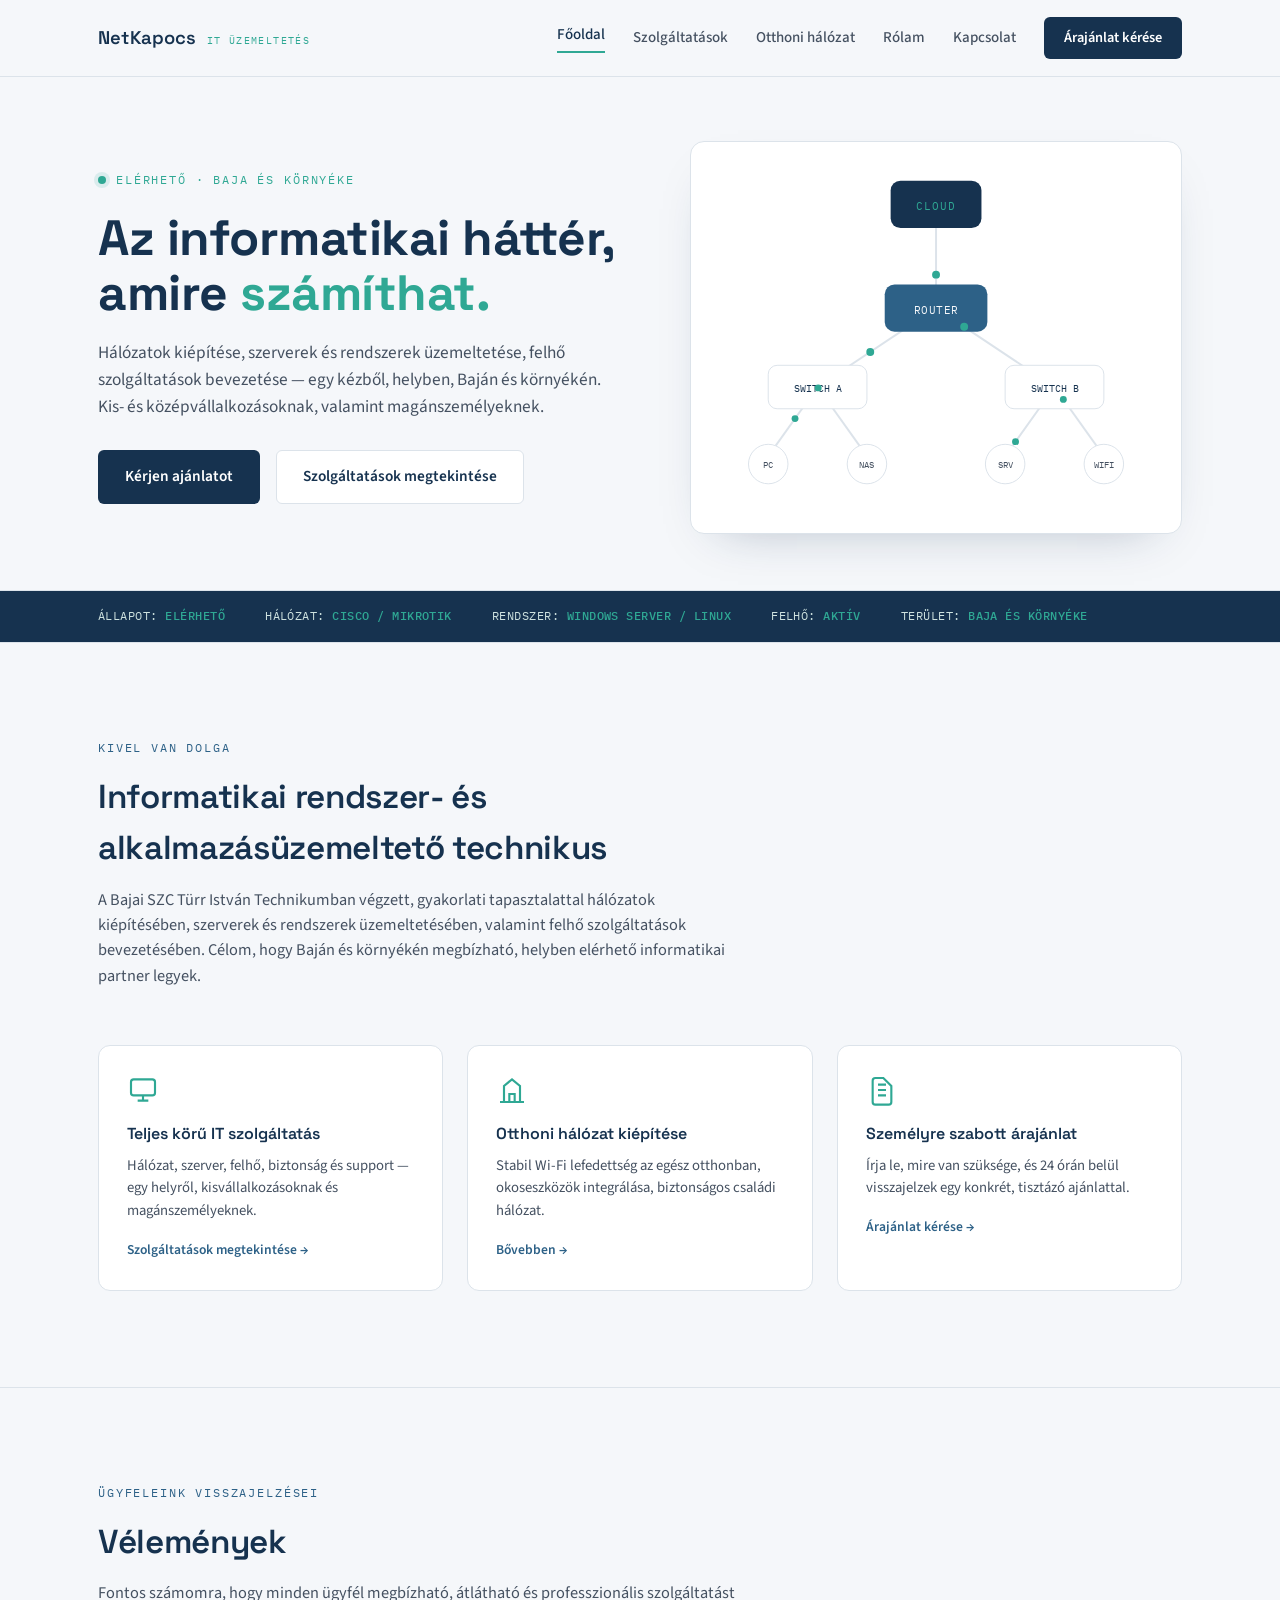
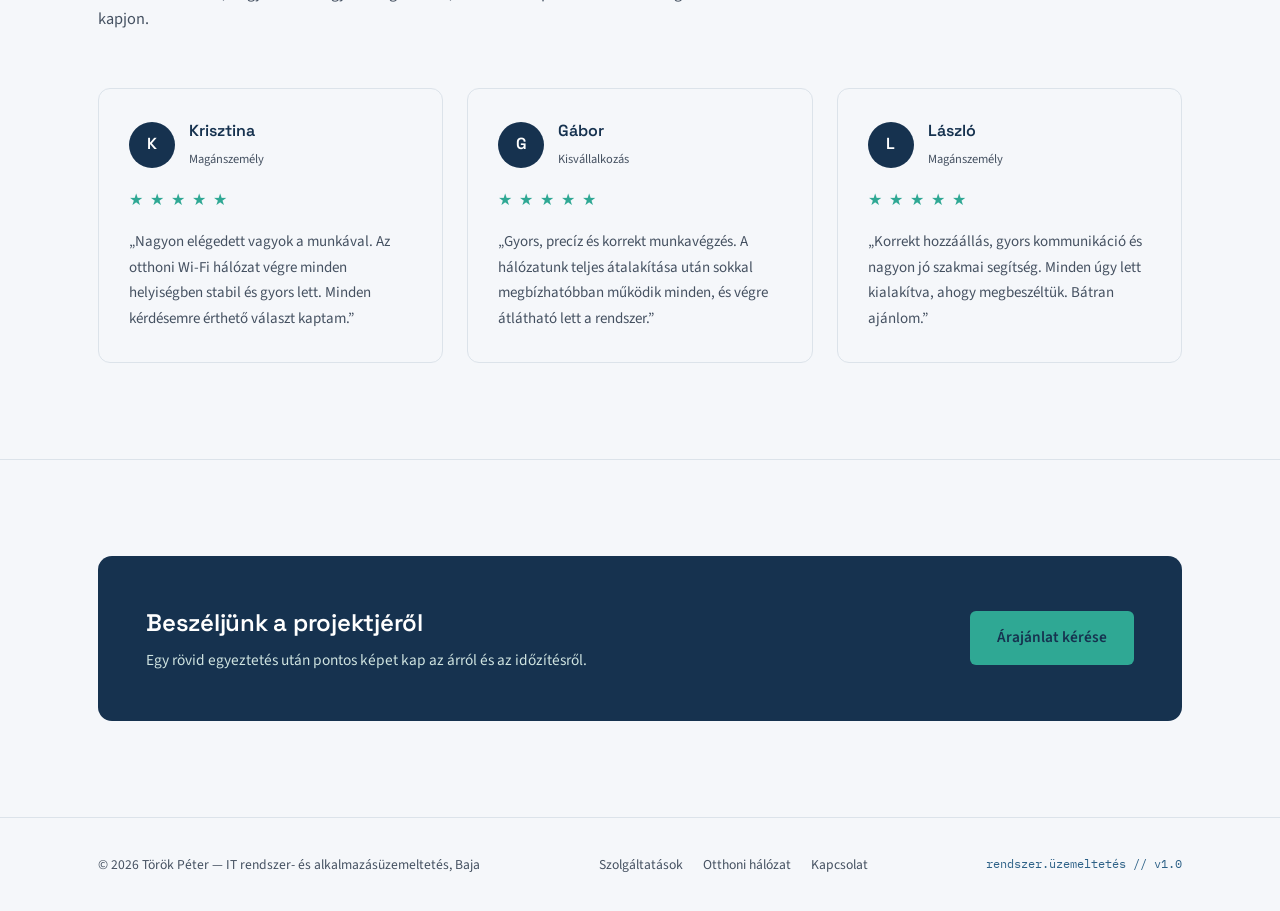
<file: index.html>
<!DOCTYPE html>
<html lang="hu">
<head>
<meta charset="UTF-8">
<link rel="icon" type="image/png" href="logo.png">
<meta name="viewport" content="width=device-width, initial-scale=1.0">
<title>NetKapocs</title>
<meta name="description"
      content="Informatikai szolgáltatások és egyedi megoldások.">
<meta name="robots" content="index,follow">
<link rel="canonical" href="https://www.netkap.hu/">
<link rel="preconnect" href="https://fonts.googleapis.com">
<link rel="preconnect" href="https://fonts.gstatic.com" crossorigin>
<link href="https://fonts.googleapis.com/css2?family=Space+Grotesk:wght@400;500;600;700&family=Source+Sans+3:wght@400;500;600;700&family=IBM+Plex+Mono:wght@400;500&display=swap" rel="stylesheet">
<link rel="stylesheet" href="styles.css">
</head>
<body>

<header>
  <div class="wrap nav">
    <div class="brand">NetKapocs <small>IT üzemeltetés</small></div>
    <button class="menu-toggle" aria-label="Menü megnyitása" onclick="document.querySelector('nav.links').classList.toggle('open')">
      <svg width="24" height="24" viewBox="0 0 24 24" fill="none" stroke="currentColor" stroke-width="1.8"><path d="M3 6h18M3 12h18M3 18h18"/></svg>
    </button>
    <nav class="links">
      <a href="index.html" class="active">Főoldal</a>
      <a href="szolgaltatasok.html">Szolgáltatások</a>
      <a href="otthoni-halozat.html">Otthoni hálózat</a>
      <a href="rolam.html">Rólam</a>
      <a href="kapcsolat.html">Kapcsolat</a>
      <a href="arajanlat.html" class="nav-cta">Árajánlat kérése</a>
    </nav>
  </div>
</header>

<section class="page-hero home-hero">
  <div class="wrap hero-grid">
    <div>
      <div class="eyebrow">Elérhető · Baja és környéke</div>
      <h1>Az informatikai háttér,<br>amire <span>számíthat.</span></h1>
      <p class="lead">Hálózatok kiépítése, szerverek és rendszerek üzemeltetése, felhő szolgáltatások bevezetése — egy kézből, helyben, Baján és környékén. <br> Kis- és középvállalkozásoknak, valamint magánszemélyeknek.</p>
      <div class="cta-row">
        <a href="arajanlat.html" class="btn btn-primary">Kérjen ajánlatot</a>
        <a href="szolgaltatasok.html" class="btn btn-ghost">Szolgáltatások megtekintése</a>
      </div>
    </div>

    <div class="topo-box">
      <svg viewBox="0 0 460 360" xmlns="http://www.w3.org/2000/svg" role="img" aria-label="Hálózati topológia illusztráció">
        <defs>
          <path id="p1" d="M 230 60 L 230 150"/>
          <path id="p2" d="M 230 150 L 110 230"/>
          <path id="p3" d="M 230 150 L 350 230"/>
          <path id="p4" d="M 110 230 L 60 300"/>
          <path id="p5" d="M 110 230 L 160 300"/>
          <path id="p6" d="M 350 230 L 300 300"/>
          <path id="p7" d="M 350 230 L 400 300"/>
        </defs>
        <use href="#p1" stroke="#DCE3EA" stroke-width="2" fill="none"/>
        <use href="#p2" stroke="#DCE3EA" stroke-width="2" fill="none"/>
        <use href="#p3" stroke="#DCE3EA" stroke-width="2" fill="none"/>
        <use href="#p4" stroke="#DCE3EA" stroke-width="2" fill="none"/>
        <use href="#p5" stroke="#DCE3EA" stroke-width="2" fill="none"/>
        <use href="#p6" stroke="#DCE3EA" stroke-width="2" fill="none"/>
        <use href="#p7" stroke="#DCE3EA" stroke-width="2" fill="none"/>
        <g transform="translate(230,45)">
          <rect x="-46" y="-24" rx="10" width="92" height="48" fill="#16324F"/>
          <text x="0" y="6" text-anchor="middle" font-family="IBM Plex Mono" font-size="11" fill="#2FA894" letter-spacing="1">CLOUD</text>
        </g>
        <g transform="translate(230,150)">
          <rect x="-52" y="-24" rx="10" width="104" height="48" fill="#2D6187"/>
          <text x="0" y="6" text-anchor="middle" font-family="IBM Plex Mono" font-size="11" fill="#F5F7FA" letter-spacing="0.5">ROUTER</text>
        </g>
        <g transform="translate(110,230)">
          <rect x="-50" y="-22" rx="9" width="100" height="44" fill="#FFFFFF" stroke="#DCE3EA"/>
          <text x="0" y="5" text-anchor="middle" font-family="IBM Plex Mono" font-size="10.5" fill="#16324F">SWITCH A</text>
        </g>
        <g transform="translate(350,230)">
          <rect x="-50" y="-22" rx="9" width="100" height="44" fill="#FFFFFF" stroke="#DCE3EA"/>
          <text x="0" y="5" text-anchor="middle" font-family="IBM Plex Mono" font-size="10.5" fill="#16324F">SWITCH B</text>
        </g>
        <g transform="translate(60,308)"><circle r="20" fill="#FFFFFF" stroke="#DCE3EA"/><text x="0" y="4" text-anchor="middle" font-family="IBM Plex Mono" font-size="9" fill="#455161">PC</text></g>
        <g transform="translate(160,308)"><circle r="20" fill="#FFFFFF" stroke="#DCE3EA"/><text x="0" y="4" text-anchor="middle" font-family="IBM Plex Mono" font-size="9" fill="#455161">NAS</text></g>
        <g transform="translate(300,308)"><circle r="20" fill="#FFFFFF" stroke="#DCE3EA"/><text x="0" y="4" text-anchor="middle" font-family="IBM Plex Mono" font-size="9" fill="#455161">SRV</text></g>
        <g transform="translate(400,308)"><circle r="20" fill="#FFFFFF" stroke="#DCE3EA"/><text x="0" y="4" text-anchor="middle" font-family="IBM Plex Mono" font-size="9" fill="#455161">WIFI</text></g>
        <circle r="4" fill="#2FA894"><animateMotion dur="2.6s" repeatCount="indefinite" begin="0s"><mpath href="#p1"/></animateMotion></circle>
        <circle r="4" fill="#2FA894"><animateMotion dur="2.2s" repeatCount="indefinite" begin="0.4s"><mpath href="#p2"/></animateMotion></circle>
        <circle r="4" fill="#2FA894"><animateMotion dur="2.2s" repeatCount="indefinite" begin="1.1s"><mpath href="#p3"/></animateMotion></circle>
        <circle r="3.5" fill="#2FA894"><animateMotion dur="1.8s" repeatCount="indefinite" begin="0.8s"><mpath href="#p4"/></animateMotion></circle>
        <circle r="3.5" fill="#2FA894"><animateMotion dur="1.8s" repeatCount="indefinite" begin="1.6s"><mpath href="#p5"/></animateMotion></circle>
        <circle r="3.5" fill="#2FA894"><animateMotion dur="1.8s" repeatCount="indefinite" begin="0.2s"><mpath href="#p6"/></animateMotion></circle>
        <circle r="3.5" fill="#2FA894"><animateMotion dur="1.8s" repeatCount="indefinite" begin="1.3s"><mpath href="#p7"/></animateMotion></circle>
      </svg>
    </div>
  </div>
</section>

<div class="statusbar">
  <div class="wrap">
    <span>ÁLLAPOT: <b>ELÉRHETŐ</b></span>
    <span>HÁLÓZAT: <b>CISCO / MIKROTIK</b></span>
    <span>RENDSZER: <b>WINDOWS SERVER / LINUX</b></span>
    <span>FELHŐ: <b>AKTÍV</b></span>
    <span>TERÜLET: <b>BAJA ÉS KÖRNYÉKE</b></span>
  </div>
</div>

<section>
  <div class="wrap">
    <div class="section-head">
      <div class="kicker">Kivel van dolga</div>
      <h2>Informatikai rendszer- és alkalmazásüzemeltető technikus</h2>
      <p>A Bajai SZC Türr István Technikumban végzett, gyakorlati tapasztalattal hálózatok kiépítésében, szerverek és rendszerek üzemeltetésében, valamint felhő szolgáltatások bevezetésében. Célom, hogy Baján és környékén megbízható, helyben elérhető informatikai partner legyek.</p>
    </div>

    <div class="teaser-grid">
      <div class="teaser-card">
        <svg class="icon" viewBox="0 0 24 24" fill="none" stroke="currentColor" stroke-width="1.6"><rect x="3" y="4" width="18" height="12" rx="2"/><path d="M8 20h8M12 16v4"/></svg>
        <h3>Teljes körű IT szolgáltatás</h3>
        <p>Hálózat, szerver, felhő, biztonság és support — egy helyről, kisvállalkozásoknak és magánszemélyeknek.</p>
        <a href="szolgaltatasok.html">Szolgáltatások megtekintése →</a>
      </div>
      <div class="teaser-card">
        <svg class="icon" viewBox="0 0 24 24" fill="none" stroke="currentColor" stroke-width="1.6"><path d="M3 21h18M6 21V9l6-5 6 5v12M10 21v-6h4v6"/></svg>
        <h3>Otthoni hálózat kiépítése</h3>
        <p>Stabil Wi-Fi lefedettség az egész otthonban, okoseszközök integrálása, biztonságos családi hálózat.</p>
        <a href="otthoni-halozat.html">Bővebben →</a>
      </div>
      <div class="teaser-card">
        <svg class="icon" viewBox="0 0 24 24" fill="none" stroke="currentColor" stroke-width="1.6"><path d="M9 12h6M9 16h6M9 8h6M5 21V5a2 2 0 0 1 2-2h6l6 6v12a2 2 0 0 1-2 2H7a2 2 0 0 1-2-2Z"/></svg>
        <h3>Személyre szabott árajánlat</h3>
        <p>Írja le, mire van szüksége, és 24 órán belül visszajelzek egy konkrét, tisztázó ajánlattal.</p>
        <a href="kapcsolat.html">Árajánlat kérése →</a>
      </div>
    </div>
  </div>
</section>


<section class="reviews-section">
  <div class="wrap">

    <div class="section-head">
      <div class="kicker">Ügyfeleink visszajelzései</div>
      <h2>Vélemények</h2>
      <p>
        Fontos számomra, hogy minden ügyfél megbízható, átlátható és
        professzionális szolgáltatást kapjon.
      </p>
    </div>

    <div class="reviews-grid">

      <article class="review-card">
        <div class="review-top">
          <div class="review-avatar">K</div>
          <div>
            <h3>Krisztina</h3>
            <span>Magánszemély</span>
          </div>
        </div>

        <div class="review-stars" aria-label="5 csillag">
          ★ ★ ★ ★ ★
        </div>

        <p>
          „Nagyon elégedett vagyok a munkával. Az otthoni Wi-Fi hálózat
          végre minden helyiségben stabil és gyors lett. Minden kérdésemre
          érthető választ kaptam.”
        </p>
      </article>

      <article class="review-card">
        <div class="review-top">
          <div class="review-avatar">G</div>
          <div>
            <h3>Gábor</h3>
            <span>Kisvállalkozás</span>
          </div>
        </div>

        <div class="review-stars" aria-label="5 csillag">
          ★ ★ ★ ★ ★
        </div>

        <p>
          „Gyors, precíz és korrekt munkavégzés. A hálózatunk teljes
          átalakítása után sokkal megbízhatóbban működik minden, és
          végre átlátható lett a rendszer.”
        </p>
      </article>

      <article class="review-card">
        <div class="review-top">
          <div class="review-avatar">L</div>
          <div>
            <h3>László</h3>
            <span>Magánszemély</span>
          </div>
        </div>

        <div class="review-stars" aria-label="5 csillag">
          ★ ★ ★ ★ ★
        </div>

        <p>
          „Korrekt hozzáállás, gyors kommunikáció és nagyon jó szakmai
          segítség. Minden úgy lett kialakítva, ahogy megbeszéltük.
          Bátran ajánlom.”
        </p>
      </article>

    </div>

  </div>
</section>


<section>
  <div class="wrap">
    <div class="cta-banner">
      <div>
        <h2>Beszéljünk a projektjéről</h2>
        <p>Egy rövid egyeztetés után pontos képet kap az árról és az időzítésről.</p>
      </div>
      <a href="arajanlat.html" class="btn btn-primary">Árajánlat kérése</a>
    </div>
  </div>
</section>

<footer>
  <div class="wrap">
    <p>© 2026 Török Péter — IT rendszer- és alkalmazásüzemeltetés, Baja</p>
    <div class="footer-links">
      <a href="szolgaltatasok.html">Szolgáltatások</a>
      <a href="otthoni-halozat.html">Otthoni hálózat</a>
      <a href="kapcsolat.html">Kapcsolat</a>
    </div>
    <span class="foot-brand">rendszer.üzemeltetés // v1.0</span>
  </div>
</footer>

</body>
</html>
</file>
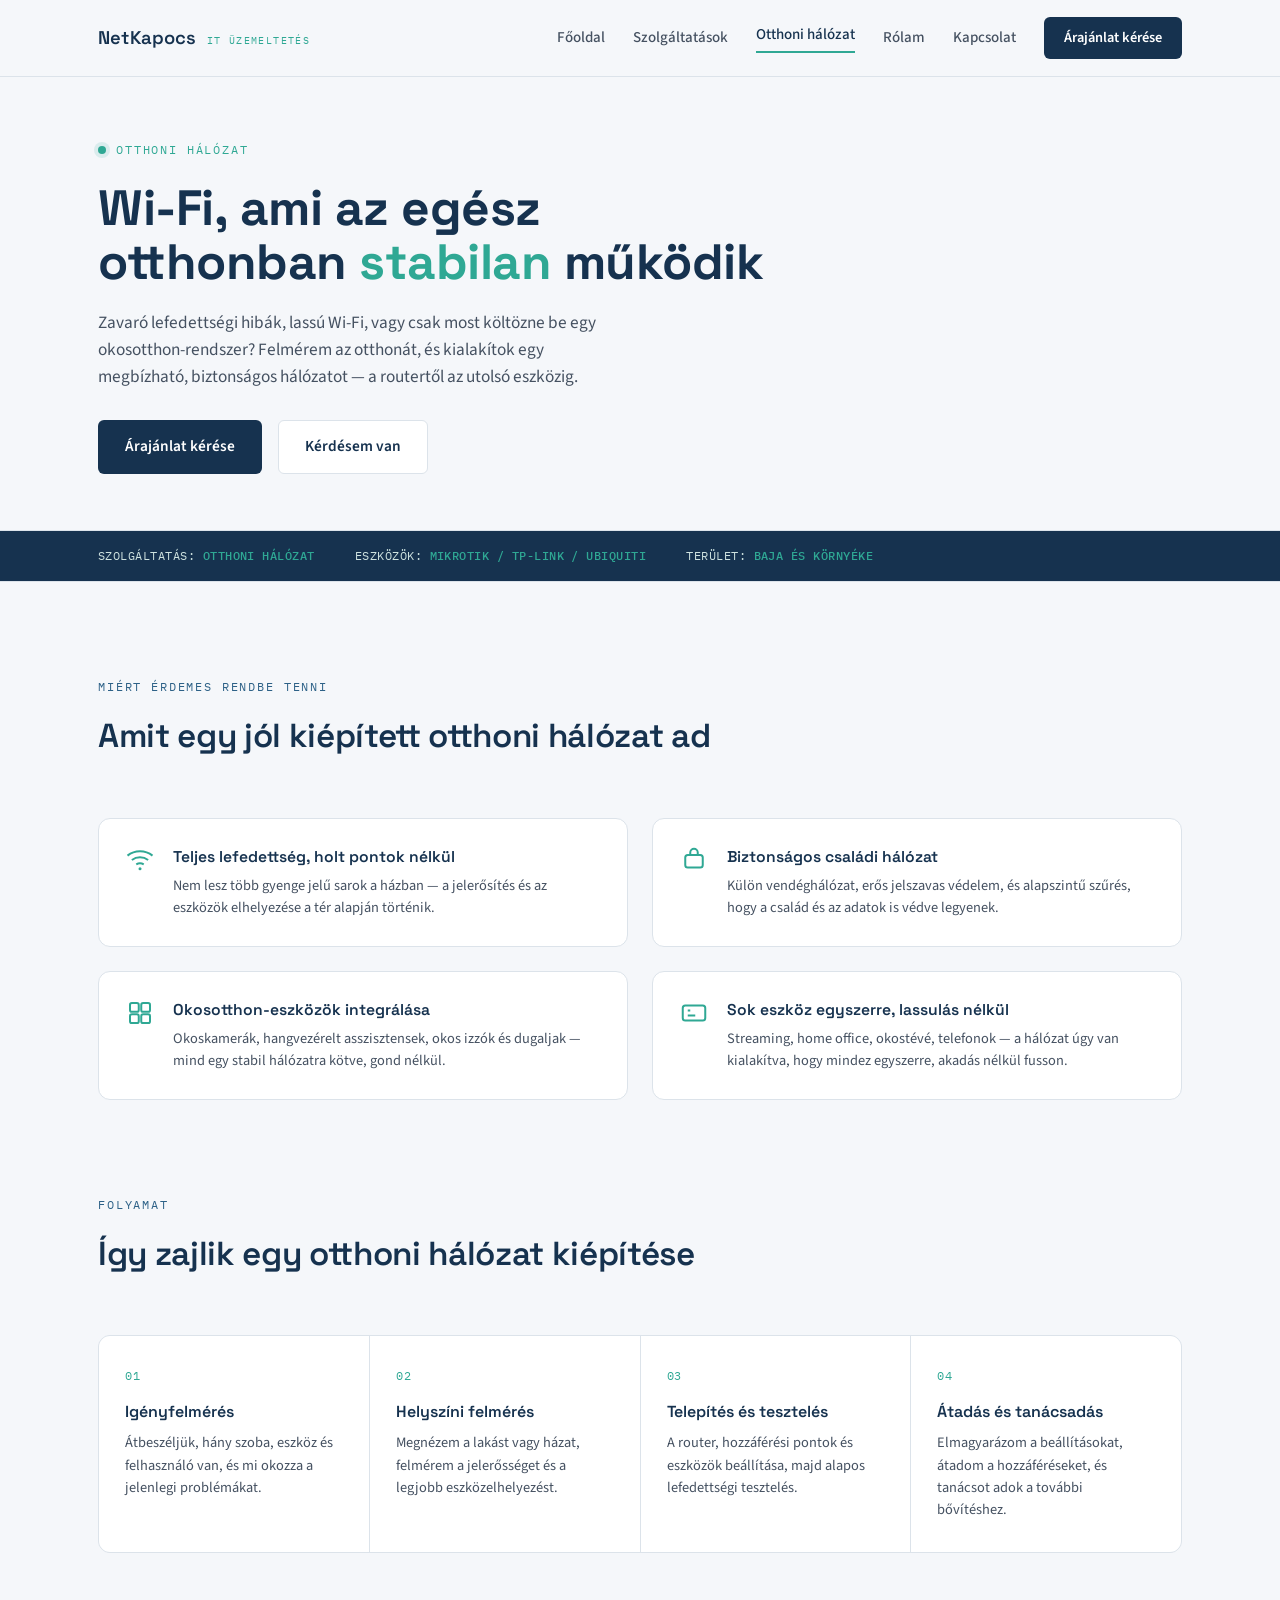
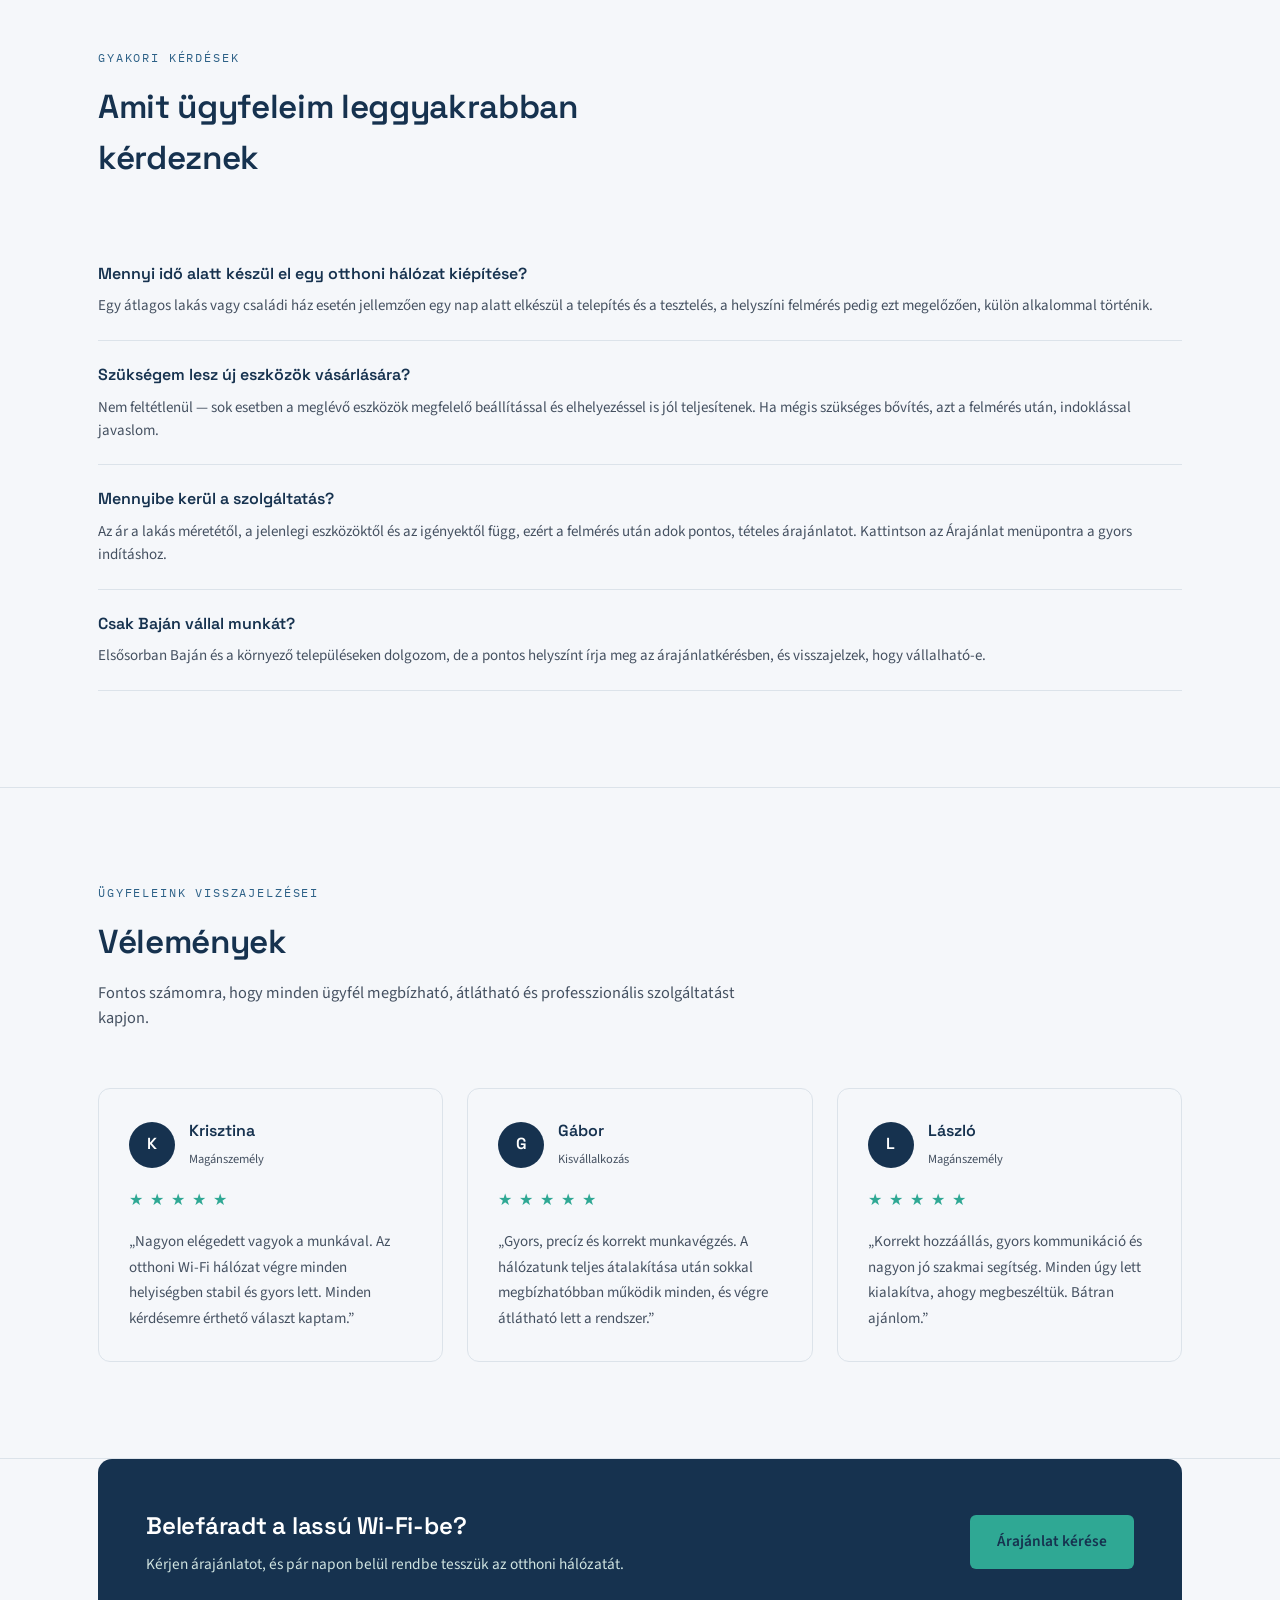
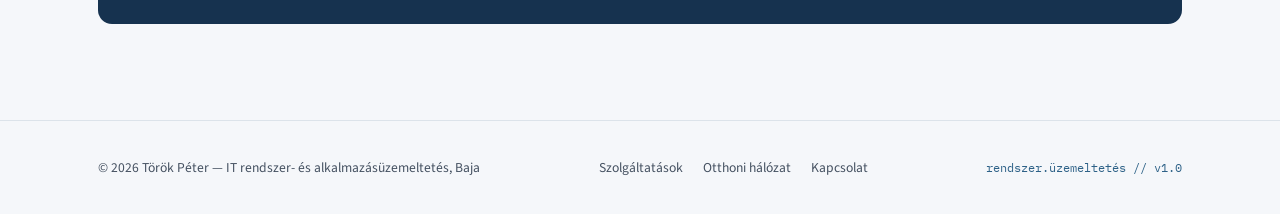
<file: otthoni-halozat.html>
<!DOCTYPE html>
<html lang="hu">
<head>
<meta charset="UTF-8">
<link rel="icon" type="image/png" href="logo.png">
<meta name="viewport" content="width=device-width, initial-scale=1.0">
<meta name="description" content="Otthoni hálózatok kiépítése, WiFi optimalizálás, MikroTik, TP-Link, UniFi rendszerek telepítése Bács-Kiskun vármegyében.">
<title>Otthoni hálózat kiépítése — NetKapocs</title>
<link rel="preconnect" href="https://fonts.googleapis.com">
<link rel="preconnect" href="https://fonts.gstatic.com" crossorigin>
<link href="https://fonts.googleapis.com/css2?family=Space+Grotesk:wght@400;500;600;700&family=Source+Sans+3:wght@400;500;600;700&family=IBM+Plex+Mono:wght@400;500&display=swap" rel="stylesheet">
<link rel="stylesheet" href="styles.css">
</head>
<body>

<header>
  <div class="wrap nav">
    <div class="brand">NetKapocs <small>IT üzemeltetés</small></div>
    <button class="menu-toggle" aria-label="Menü megnyitása" onclick="document.querySelector('nav.links').classList.toggle('open')">
      <svg width="24" height="24" viewBox="0 0 24 24" fill="none" stroke="currentColor" stroke-width="1.8"><path d="M3 6h18M3 12h18M3 18h18"/></svg>
    </button>
    <nav class="links">
      <a href="index.html">Főoldal</a>
      <a href="szolgaltatasok.html">Szolgáltatások</a>
      <a href="otthoni-halozat.html" class="active">Otthoni hálózat</a>
      <a href="rolam.html">Rólam</a>
      <a href="kapcsolat.html">Kapcsolat</a>
      <a href="arajanlat.html" class="nav-cta">Árajánlat kérése</a>
    </nav>
  </div>
</header>

<section class="page-hero">
  <div class="wrap">
    <div class="eyebrow">Otthoni hálózat</div>
    <h1>Wi-Fi, ami az egész<br>otthonban <span>stabilan</span> működik</h1>
    <p class="lead">Zavaró lefedettségi hibák, lassú Wi-Fi, vagy csak most költözne be egy okosotthon-rendszer? Felmérem az otthonát, és kialakítok egy megbízható, biztonságos hálózatot — a routertől az utolsó eszközig.</p>
    <div class="cta-row">
      <a href="arajanlat.html" class="btn btn-primary">Árajánlat kérése</a>
      <a href="kapcsolat.html" class="btn btn-ghost">Kérdésem van</a>
    </div>
  </div>
</section>

<div class="statusbar">
  <div class="wrap">
    <span>SZOLGÁLTATÁS: <b>OTTHONI HÁLÓZAT</b></span>
    <span>ESZKÖZÖK: <b>MIKROTIK / TP-LINK / UBIQUITI</b></span>
    <span>TERÜLET: <b>BAJA ÉS KÖRNYÉKE</b></span>
  </div>
</div>

<section>
  <div class="wrap">
    <div class="section-head">
      <div class="kicker">Miért érdemes rendbe tenni</div>
      <h2>Amit egy jól kiépített otthoni hálózat ad</h2>
    </div>
    <div class="benefit-grid">
      <div class="benefit">
        <svg class="icon" viewBox="0 0 24 24" fill="none" stroke="currentColor" stroke-width="1.6"><path d="M2 8.5a16 16 0 0 1 20 0M5.5 12a11 11 0 0 1 13 0M9 15.5a6 6 0 0 1 6 0"/><circle cx="12" cy="19" r="1.2" fill="currentColor" stroke="none"/></svg>
        <div>
          <h3>Teljes lefedettség, holt pontok nélkül</h3>
          <p>Nem lesz több gyenge jelű sarok a házban — a jelerősítés és az eszközök elhelyezése a tér alapján történik.</p>
        </div>
      </div>
      <div class="benefit">
        <svg class="icon" viewBox="0 0 24 24" fill="none" stroke="currentColor" stroke-width="1.6"><rect x="5" y="8" width="14" height="10" rx="2"/><path d="M9 8V6a3 3 0 0 1 6 0v2"/></svg>
        <div>
          <h3>Biztonságos családi hálózat</h3>
          <p>Külön vendéghálózat, erős jelszavas védelem, és alapszintű szűrés, hogy a család és az adatok is védve legyenek.</p>
        </div>
      </div>
      <div class="benefit">
        <svg class="icon" viewBox="0 0 24 24" fill="none" stroke="currentColor" stroke-width="1.6"><rect x="4" y="4" width="7" height="7" rx="1.5"/><rect x="13" y="4" width="7" height="7" rx="1.5"/><rect x="4" y="13" width="7" height="7" rx="1.5"/><rect x="13" y="13" width="7" height="7" rx="1.5"/></svg>
        <div>
          <h3>Okosotthon-eszközök integrálása</h3>
          <p>Okoskamerák, hangvezérelt asszisztensek, okos izzók és dugaljak — mind egy stabil hálózatra kötve, gond nélkül.</p>
        </div>
      </div>
      <div class="benefit">
        <svg class="icon" viewBox="0 0 24 24" fill="none" stroke="currentColor" stroke-width="1.6"><rect x="3" y="6" width="18" height="12" rx="2"/><path d="M7 10h2M7 14h6"/></svg>
        <div>
          <h3>Sok eszköz egyszerre, lassulás nélkül</h3>
          <p>Streaming, home office, okostévé, telefonok — a hálózat úgy van kialakítva, hogy mindez egyszerre, akadás nélkül fusson.</p>
        </div>
      </div>
    </div>
  </div>
</section>

<section style="padding-top:0;">
  <div class="wrap">
    <div class="section-head">
      <div class="kicker">Folyamat</div>
      <h2>Így zajlik egy otthoni hálózat kiépítése</h2>
    </div>
    <div class="process">
      <div class="process-step">
        <div class="num">01</div>
        <h3>Igényfelmérés</h3>
        <p>Átbeszéljük, hány szoba, eszköz és felhasználó van, és mi okozza a jelenlegi problémákat.</p>
      </div>
      <div class="process-step">
        <div class="num">02</div>
        <h3>Helyszíni felmérés</h3>
        <p>Megnézem a lakást vagy házat, felmérem a jelerősséget és a legjobb eszközelhelyezést.</p>
      </div>
      <div class="process-step">
        <div class="num">03</div>
        <h3>Telepítés és tesztelés</h3>
        <p>A router, hozzáférési pontok és eszközök beállítása, majd alapos lefedettségi tesztelés.</p>
      </div>
      <div class="process-step">
        <div class="num">04</div>
        <h3>Átadás és tanácsadás</h3>
        <p>Elmagyarázom a beállításokat, átadom a hozzáféréseket, és tanácsot adok a további bővítéshez.</p>
      </div>
    </div>
  </div>
</section>

<section style="padding-top:0;">
  <div class="wrap">
    <div class="section-head">
      <div class="kicker">Gyakori kérdések</div>
      <h2>Amit ügyfeleim leggyakrabban kérdeznek</h2>
    </div>
    <div class="faq-item">
      <h3>Mennyi idő alatt készül el egy otthoni hálózat kiépítése?</h3>
      <p>Egy átlagos lakás vagy családi ház esetén jellemzően egy nap alatt elkészül a telepítés és a tesztelés, a helyszíni felmérés pedig ezt megelőzően, külön alkalommal történik.</p>
    </div>
    <div class="faq-item">
      <h3>Szükségem lesz új eszközök vásárlására?</h3>
      <p>Nem feltétlenül — sok esetben a meglévő eszközök megfelelő beállítással és elhelyezéssel is jól teljesítenek. Ha mégis szükséges bővítés, azt a felmérés után, indoklással javaslom.</p>
    </div>
    <div class="faq-item">
      <h3>Mennyibe kerül a szolgáltatás?</h3>
      <p>Az ár a lakás méretétől, a jelenlegi eszközöktől és az igényektől függ, ezért a felmérés után adok pontos, tételes árajánlatot. Kattintson az Árajánlat menüpontra a gyors indításhoz.</p>
    </div>
    <div class="faq-item">
      <h3>Csak Baján vállal munkát?</h3>
      <p>Elsősorban Baján és a környező településeken dolgozom, de a pontos helyszínt írja meg az árajánlatkérésben, és visszajelzek, hogy vállalható-e.</p>
    </div>
  </div>
</section>

<section class="reviews-section">
  <div class="wrap">

    <div class="section-head">
      <div class="kicker">Ügyfeleink visszajelzései</div>
      <h2>Vélemények</h2>
      <p>
        Fontos számomra, hogy minden ügyfél megbízható, átlátható és
        professzionális szolgáltatást kapjon.
      </p>
    </div>

    <div class="reviews-grid">

      <article class="review-card">
        <div class="review-top">
          <div class="review-avatar">K</div>
          <div>
            <h3>Krisztina</h3>
            <span>Magánszemély</span>
          </div>
        </div>

        <div class="review-stars" aria-label="5 csillag">
          ★ ★ ★ ★ ★
        </div>

        <p>
          „Nagyon elégedett vagyok a munkával. Az otthoni Wi-Fi hálózat
          végre minden helyiségben stabil és gyors lett. Minden kérdésemre
          érthető választ kaptam.”
        </p>
      </article>

      <article class="review-card">
        <div class="review-top">
          <div class="review-avatar">G</div>
          <div>
            <h3>Gábor</h3>
            <span>Kisvállalkozás</span>
          </div>
        </div>

        <div class="review-stars" aria-label="5 csillag">
          ★ ★ ★ ★ ★
        </div>

        <p>
          „Gyors, precíz és korrekt munkavégzés. A hálózatunk teljes
          átalakítása után sokkal megbízhatóbban működik minden, és
          végre átlátható lett a rendszer.”
        </p>
      </article>

      <article class="review-card">
        <div class="review-top">
          <div class="review-avatar">L</div>
          <div>
            <h3>László</h3>
            <span>Magánszemély</span>
          </div>
        </div>

        <div class="review-stars" aria-label="5 csillag">
          ★ ★ ★ ★ ★
        </div>

        <p>
          „Korrekt hozzáállás, gyors kommunikáció és nagyon jó szakmai
          segítség. Minden úgy lett kialakítva, ahogy megbeszéltük.
          Bátran ajánlom.”
        </p>
      </article>

    </div>

  </div>
</section>


<section style="padding-top:0;">
  <div class="wrap">
    <div class="cta-banner">
      <div>
        <h2>Belefáradt a lassú Wi-Fi-be?</h2>
        <p>Kérjen árajánlatot, és pár napon belül rendbe tesszük az otthoni hálózatát.</p>
      </div>
      <a href="arajanlat.html" class="btn btn-primary">Árajánlat kérése</a>
    </div>
  </div>
</section>

<footer>
  <div class="wrap">
    <p>© 2026 Török Péter — IT rendszer- és alkalmazásüzemeltetés, Baja</p>
    <div class="footer-links">
      <a href="szolgaltatasok.html">Szolgáltatások</a>
      <a href="otthoni-halozat.html">Otthoni hálózat</a>
      <a href="kapcsolat.html">Kapcsolat</a>
    </div>
    <span class="foot-brand">rendszer.üzemeltetés // v1.0</span>
  </div>
</footer>

</body>
</html>
</file>
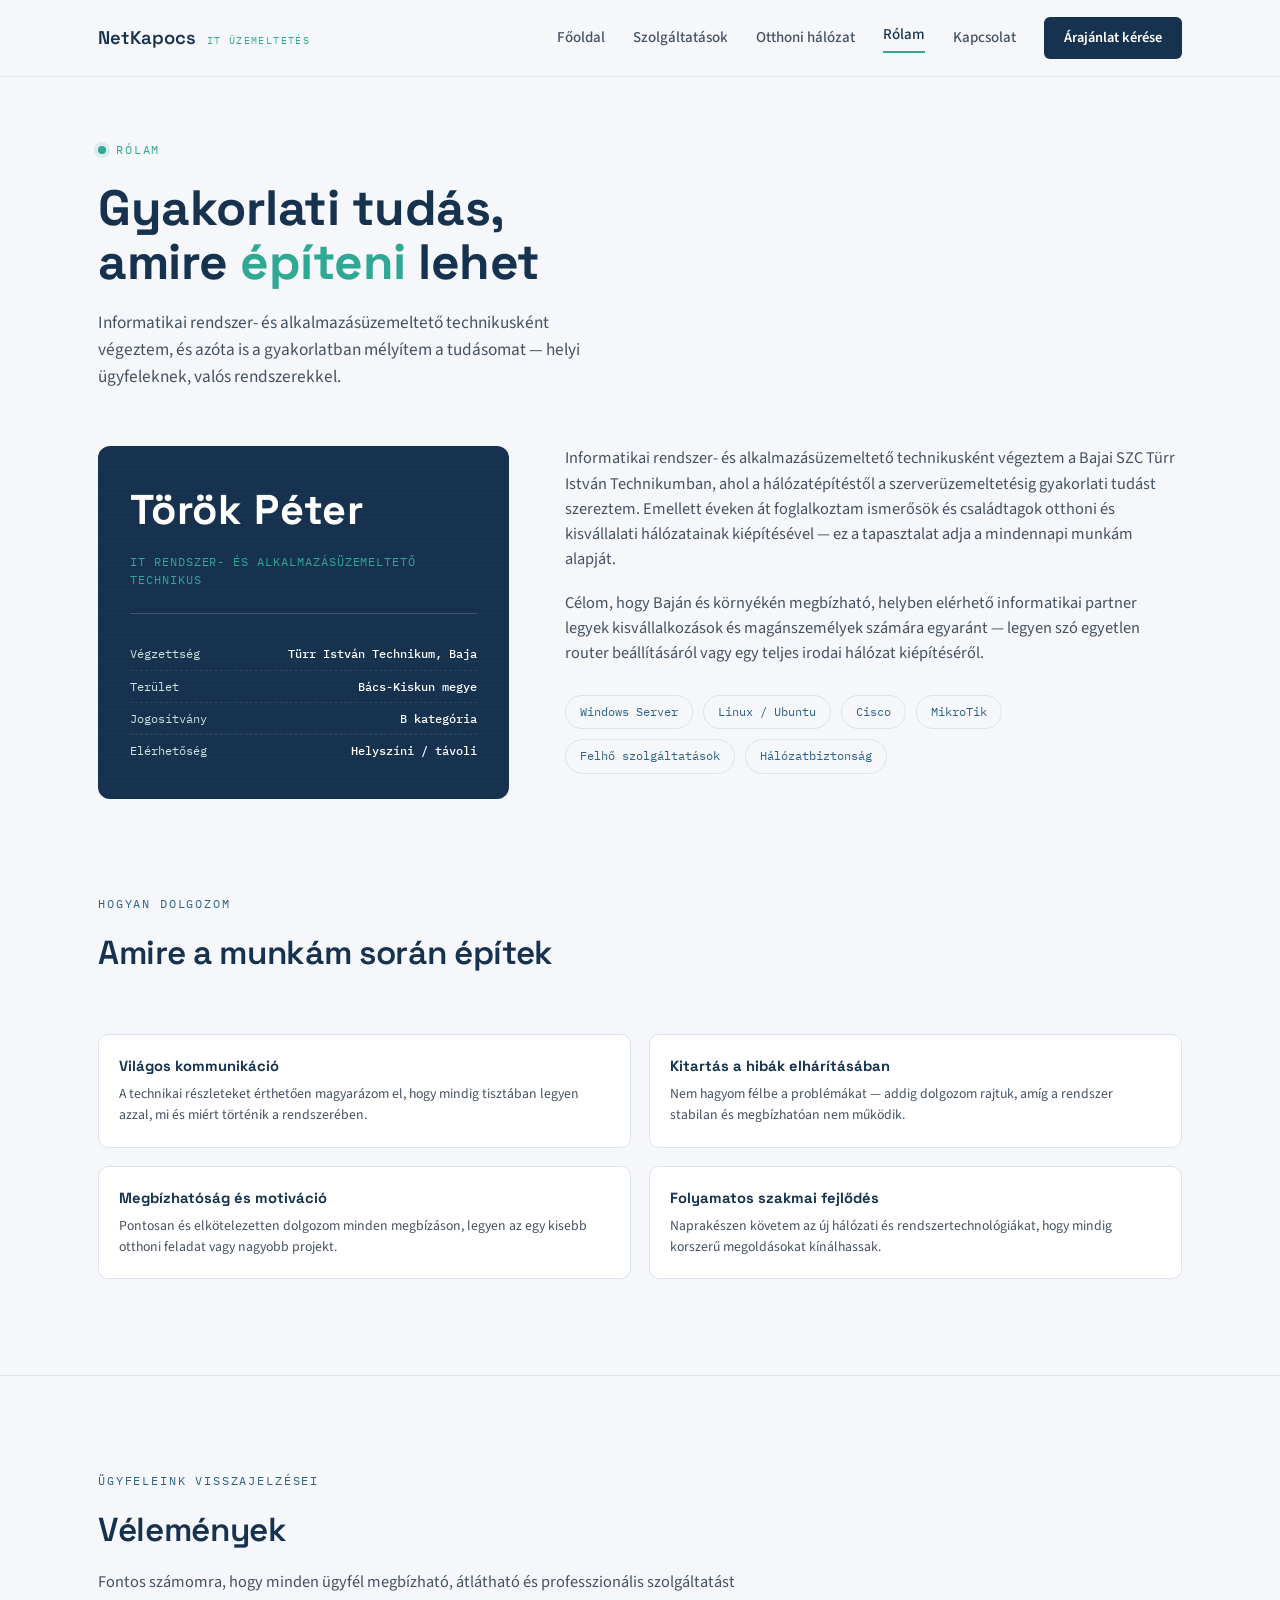
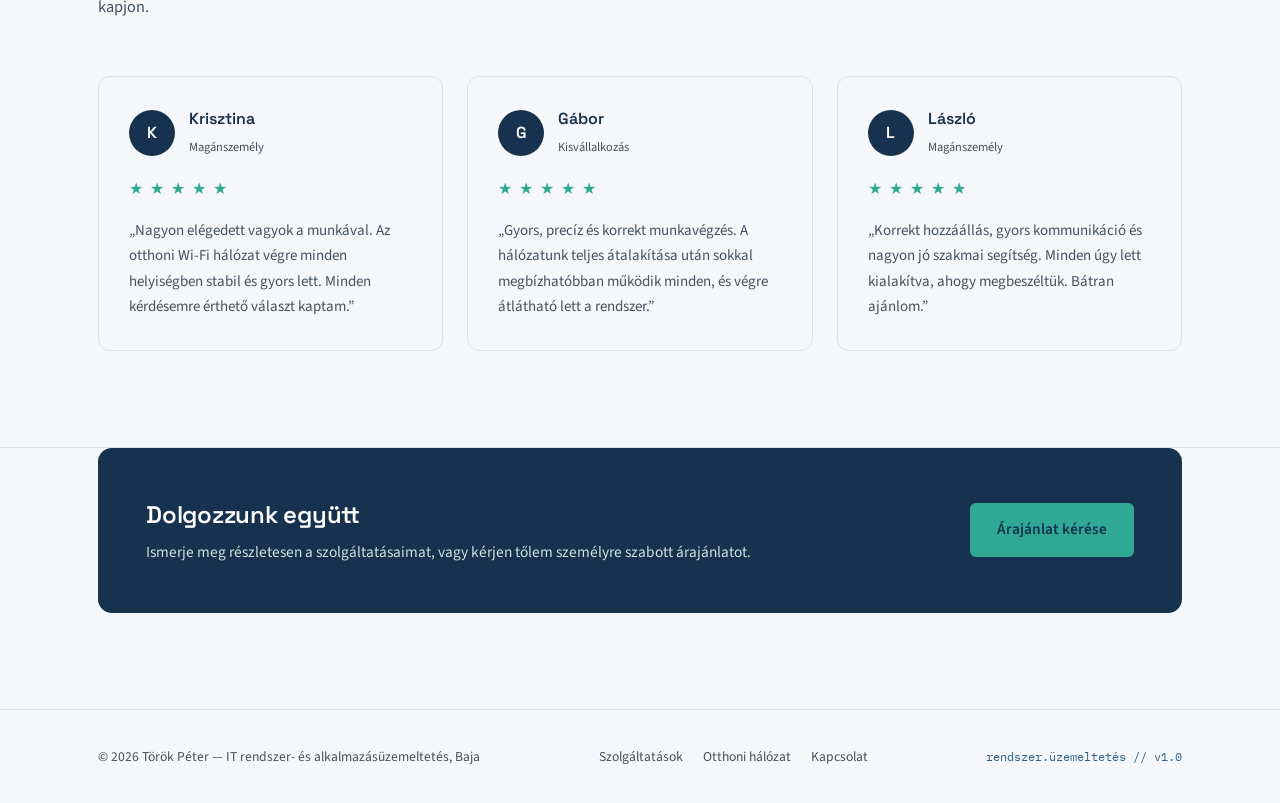
<file: rolam.html>
<!DOCTYPE html>
<html lang="hu">
<head>
<meta charset="UTF-8">
<link rel="icon" type="image/png" href="logo.png">
<meta name="viewport" content="width=device-width, initial-scale=1.0">
<meta name="description"
      content="Informatikai szolgáltatások és egyedi megoldások Rólam oldal.">
<meta name="robots" content="index,follow">
<title>Rólam — NetKapocs</title>
<link rel="preconnect" href="https://fonts.googleapis.com">
<link rel="preconnect" href="https://fonts.gstatic.com" crossorigin>
<link href="https://fonts.googleapis.com/css2?family=Space+Grotesk:wght@400;500;600;700&family=Source+Sans+3:wght@400;500;600;700&family=IBM+Plex+Mono:wght@400;500&display=swap" rel="stylesheet">
<link rel="stylesheet" href="styles.css">
</head>
<body>

<header>
  <div class="wrap nav">
    <div class="brand">NetKapocs <small>IT üzemeltetés</small></div>
    <button class="menu-toggle" aria-label="Menü megnyitása" onclick="document.querySelector('nav.links').classList.toggle('open')">
      <svg width="24" height="24" viewBox="0 0 24 24" fill="none" stroke="currentColor" stroke-width="1.8"><path d="M3 6h18M3 12h18M3 18h18"/></svg>
    </button>
    <nav class="links">
      <a href="index.html">Főoldal</a>
      <a href="szolgaltatasok.html">Szolgáltatások</a>
      <a href="otthoni-halozat.html">Otthoni hálózat</a>
      <a href="rolam.html" class="active">Rólam</a>
      <a href="kapcsolat.html">Kapcsolat</a>
      <a href="arajanlat.html" class="nav-cta">Árajánlat kérése</a>
    </nav>
  </div>
</header>

<section class="page-hero">
  <div class="wrap">
    <div class="eyebrow">Rólam</div>
    <h1>Gyakorlati tudás,<br>amire <span>építeni</span> lehet</h1>
    <p class="lead">Informatikai rendszer- és alkalmazásüzemeltető technikusként végeztem, és azóta is a gyakorlatban mélyítem a tudásomat — helyi ügyfeleknek, valós rendszerekkel.</p>
  </div>
</section>

<section style="padding-top:0;">
  <div class="wrap about-grid">
    <div class="plate">
      <div class="initials">Török Péter</div>
      <div class="role">IT rendszer- és alkalmazásüzemeltető technikus</div>
      <div class="divider"></div>
      <ul>
        <li><span>Végzettség</span> <b>Türr István Technikum, Baja</b></li>
        <li><span>Terület</span> <b>Bács-Kiskun megye</b></li>
        <li><span>Jogosítvány</span> <b>B kategória</b></li>
        <li><span>Elérhetőség</span> <b>Helyszíni / távoli</b></li>
      </ul>
    </div>

    <div class="about-copy">
      <p>Informatikai rendszer- és alkalmazásüzemeltető technikusként végeztem a Bajai SZC Türr István Technikumban, ahol a hálózatépítéstől a szerverüzemeltetésig gyakorlati tudást szereztem. Emellett éveken át foglalkoztam ismerősök és családtagok otthoni és kisvállalati hálózatainak kiépítésével — ez a tapasztalat adja a mindennapi munkám alapját.</p>
      <p>Célom, hogy Baján és környékén megbízható, helyben elérhető informatikai partner legyek kisvállalkozások és magánszemélyek számára egyaránt — legyen szó egyetlen router beállításáról vagy egy teljes irodai hálózat kiépítéséről.</p>
      <div class="tags">
        <span class="tag">Windows Server</span>
        <span class="tag">Linux / Ubuntu</span>
        <span class="tag">Cisco</span>
        <span class="tag">MikroTik</span>
        <span class="tag">Felhő szolgáltatások</span>
        <span class="tag">Hálózatbiztonság</span>
      </div>
    </div>
  </div>
</section>

<section style="padding-top:0;">
  <div class="wrap">
    <div class="section-head">
      <div class="kicker">Hogyan dolgozom</div>
      <h2>Amire a munkám során építek</h2>
    </div>
    <div class="trait-grid">
      <div class="trait">
        <h4>Világos kommunikáció</h4>
        <p>A technikai részleteket érthetően magyarázom el, hogy mindig tisztában legyen azzal, mi és miért történik a rendszerében.</p>
      </div>
      <div class="trait">
        <h4>Kitartás a hibák elhárításában</h4>
        <p>Nem hagyom félbe a problémákat — addig dolgozom rajtuk, amíg a rendszer stabilan és megbízhatóan nem működik.</p>
      </div>
      <div class="trait">
        <h4>Megbízhatóság és motiváció</h4>
        <p>Pontosan és elkötelezetten dolgozom minden megbízáson, legyen az egy kisebb otthoni feladat vagy nagyobb projekt.</p>
      </div>
      <div class="trait">
        <h4>Folyamatos szakmai fejlődés</h4>
        <p>Naprakészen követem az új hálózati és rendszertechnológiákat, hogy mindig korszerű megoldásokat kínálhassak.</p>
      </div>
    </div>
  </div>
</section>

<section class="reviews-section">
  <div class="wrap">

    <div class="section-head">
      <div class="kicker">Ügyfeleink visszajelzései</div>
      <h2>Vélemények</h2>
      <p>
        Fontos számomra, hogy minden ügyfél megbízható, átlátható és
        professzionális szolgáltatást kapjon.
      </p>
    </div>

    <div class="reviews-grid">

      <article class="review-card">
        <div class="review-top">
          <div class="review-avatar">K</div>
          <div>
            <h3>Krisztina</h3>
            <span>Magánszemély</span>
          </div>
        </div>

        <div class="review-stars" aria-label="5 csillag">
          ★ ★ ★ ★ ★
        </div>

        <p>
          „Nagyon elégedett vagyok a munkával. Az otthoni Wi-Fi hálózat
          végre minden helyiségben stabil és gyors lett. Minden kérdésemre
          érthető választ kaptam.”
        </p>
      </article>

      <article class="review-card">
        <div class="review-top">
          <div class="review-avatar">G</div>
          <div>
            <h3>Gábor</h3>
            <span>Kisvállalkozás</span>
          </div>
        </div>

        <div class="review-stars" aria-label="5 csillag">
          ★ ★ ★ ★ ★
        </div>

        <p>
          „Gyors, precíz és korrekt munkavégzés. A hálózatunk teljes
          átalakítása után sokkal megbízhatóbban működik minden, és
          végre átlátható lett a rendszer.”
        </p>
      </article>

      <article class="review-card">
        <div class="review-top">
          <div class="review-avatar">L</div>
          <div>
            <h3>László</h3>
            <span>Magánszemély</span>
          </div>
        </div>

        <div class="review-stars" aria-label="5 csillag">
          ★ ★ ★ ★ ★
        </div>

        <p>
          „Korrekt hozzáállás, gyors kommunikáció és nagyon jó szakmai
          segítség. Minden úgy lett kialakítva, ahogy megbeszéltük.
          Bátran ajánlom.”
        </p>
      </article>

    </div>

  </div>
</section>


<section style="padding-top:0;">
  <div class="wrap">
    <div class="cta-banner">
      <div>
        <h2>Dolgozzunk együtt</h2>
        <p>Ismerje meg részletesen a szolgáltatásaimat, vagy kérjen tőlem személyre szabott árajánlatot.</p>
      </div>
      <a href="arajanlat.html" class="btn btn-primary">Árajánlat kérése</a>
    </div>
  </div>
</section>

<footer>
  <div class="wrap">
    <p>© 2026 Török Péter — IT rendszer- és alkalmazásüzemeltetés, Baja</p>
    <div class="footer-links">
      <a href="szolgaltatasok.html">Szolgáltatások</a>
      <a href="otthoni-halozat.html">Otthoni hálózat</a>
      <a href="kapcsolat.html">Kapcsolat</a>
    </div>
    <span class="foot-brand">rendszer.üzemeltetés // v1.0</span>
  </div>
</footer>

</body>
</html>
</file>
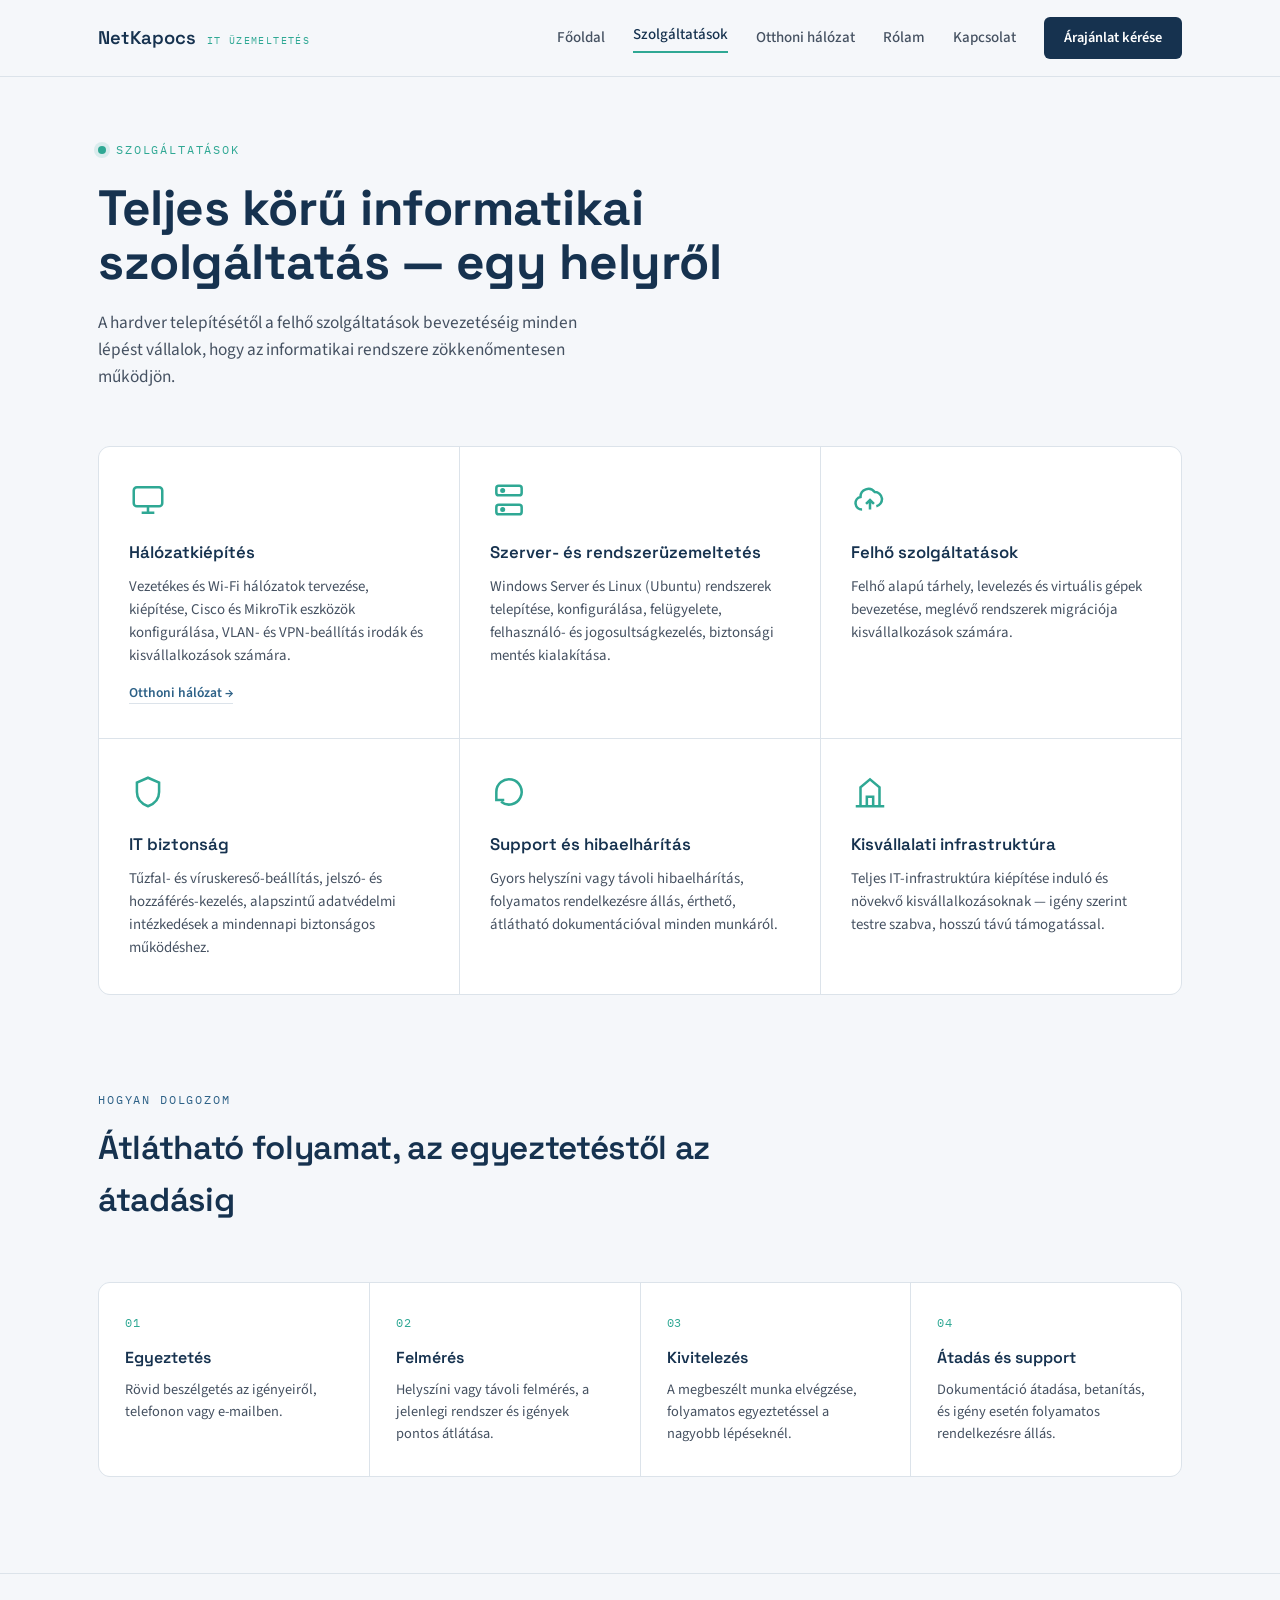
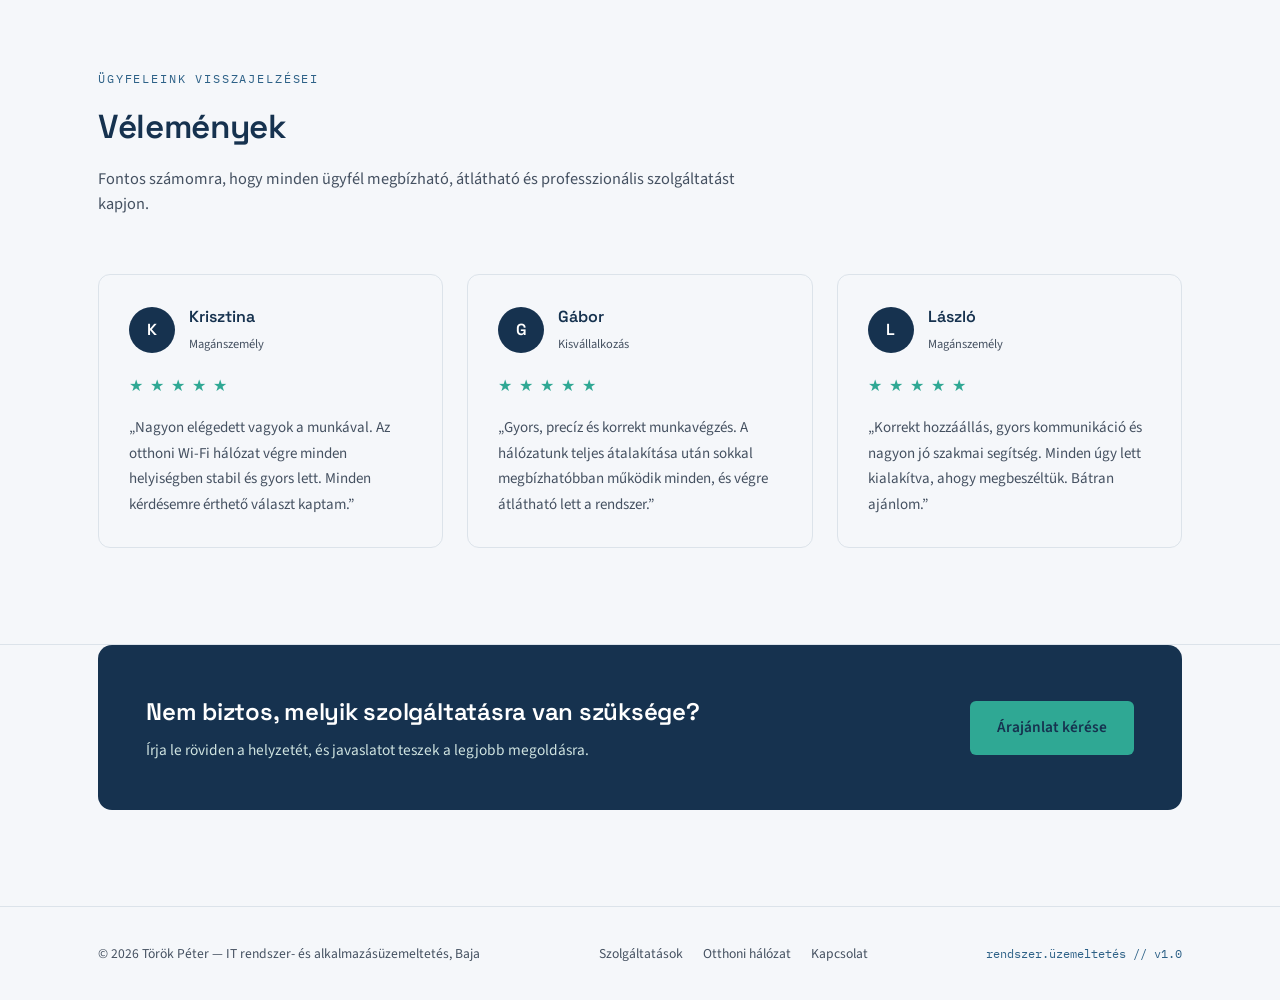
<file: szolgaltatasok.html>
<!DOCTYPE html>
<html lang="hu">
<head>
<meta charset="UTF-8">
<link rel="icon" type="image/png" href="logo.png">
<meta name="viewport" content="width=device-width, initial-scale=1.0">
<meta name="description"
      content="Informatikai szolgáltatások és egyedi megoldások Szolgáltatások oldal.">
<meta name="robots" content="index,follow">
<title>Szolgáltatások — NetKapocs</title>
<link rel="preconnect" href="https://fonts.googleapis.com">
<link rel="preconnect" href="https://fonts.gstatic.com" crossorigin>
<link href="https://fonts.googleapis.com/css2?family=Space+Grotesk:wght@400;500;600;700&family=Source+Sans+3:wght@400;500;600;700&family=IBM+Plex+Mono:wght@400;500&display=swap" rel="stylesheet">
<link rel="stylesheet" href="styles.css">
</head>
<body>

<header>
  <div class="wrap nav">
    <div class="brand">NetKapocs <small>IT üzemeltetés</small></div>
    <button class="menu-toggle" aria-label="Menü megnyitása" onclick="document.querySelector('nav.links').classList.toggle('open')">
      <svg width="24" height="24" viewBox="0 0 24 24" fill="none" stroke="currentColor" stroke-width="1.8"><path d="M3 6h18M3 12h18M3 18h18"/></svg>
    </button>
    <nav class="links">
      <a href="index.html">Főoldal</a>
      <a href="szolgaltatasok.html" class="active">Szolgáltatások</a>
      <a href="otthoni-halozat.html">Otthoni hálózat</a>
      <a href="rolam.html">Rólam</a>
      <a href="kapcsolat.html">Kapcsolat</a>
      <a href="arajanlat.html" class="nav-cta">Árajánlat kérése</a>
    </nav>
  </div>
</header>

<section class="page-hero">
  <div class="wrap">
    <div class="eyebrow">Szolgáltatások</div>
    <h1>Teljes körű informatikai<br>szolgáltatás — egy helyről</h1>
    <p class="lead">A hardver telepítésétől a felhő szolgáltatások bevezetéséig minden lépést vállalok, hogy az informatikai rendszere zökkenőmentesen működjön.</p>
  </div>
</section>

<section style="padding-top:0;">
  <div class="wrap">
    <div class="service-grid">
      <div class="service">
        <svg class="icon" viewBox="0 0 24 24" fill="none" stroke="currentColor" stroke-width="1.6"><rect x="3" y="4" width="18" height="12" rx="2"/><path d="M8 20h8M12 16v4"/></svg>
        <h3>Hálózatkiépítés</h3>
        <p>Vezetékes és Wi-Fi hálózatok tervezése, kiépítése, Cisco és MikroTik eszközök konfigurálása, VLAN- és VPN-beállítás irodák és kisvállalkozások számára.</p>
        <a class="more" href="otthoni-halozat.html">Otthoni hálózat →</a>
      </div>
      <div class="service">
        <svg class="icon" viewBox="0 0 24 24" fill="none" stroke="currentColor" stroke-width="1.6"><rect x="4" y="3" width="16" height="6" rx="1.5"/><rect x="4" y="15" width="16" height="6" rx="1.5"/><circle cx="8" cy="6" r="0.8" fill="currentColor"/><circle cx="8" cy="18" r="0.8" fill="currentColor"/></svg>
        <h3>Szerver- és rendszerüzemeltetés</h3>
        <p>Windows Server és Linux (Ubuntu) rendszerek telepítése, konfigurálása, felügyelete, felhasználó- és jogosultságkezelés, biztonsági mentés kialakítása.</p>
      </div>
      <div class="service">
        <svg class="icon" viewBox="0 0 24 24" fill="none" stroke="currentColor" stroke-width="1.6"><path d="M7 18a4 4 0 0 1-1-7.9A5 5 0 0 1 15 7a4.5 4.5 0 0 1 1 8.9"/><path d="M12 18v-6M9.5 14.5 12 12l2.5 2.5"/></svg>
        <h3>Felhő szolgáltatások</h3>
        <p>Felhő alapú tárhely, levelezés és virtuális gépek bevezetése, meglévő rendszerek migrációja kisvállalkozások számára.</p>
      </div>
      <div class="service">
        <svg class="icon" viewBox="0 0 24 24" fill="none" stroke="currentColor" stroke-width="1.6"><path d="M12 3l7 3v6c0 5-3 7.5-7 9-4-1.5-7-4-7-9V6l7-3z"/></svg>
        <h3>IT biztonság</h3>
        <p>Tűzfal- és víruskereső-beállítás, jelszó- és hozzáférés-kezelés, alapszintű adatvédelmi intézkedések a mindennapi biztonságos működéshez.</p>
      </div>
      <div class="service">
        <svg class="icon" viewBox="0 0 24 24" fill="none" stroke="currentColor" stroke-width="1.6"><path d="M4 12a8 8 0 1 1 3 6.2"/><path d="M4 12v5h5"/></svg>
        <h3>Support és hibaelhárítás</h3>
        <p>Gyors helyszíni vagy távoli hibaelhárítás, folyamatos rendelkezésre állás, érthető, átlátható dokumentációval minden munkáról.</p>
      </div>
      <div class="service">
        <svg class="icon" viewBox="0 0 24 24" fill="none" stroke="currentColor" stroke-width="1.6"><path d="M3 21h18M6 21V9l6-5 6 5v12M10 21v-6h4v6"/></svg>
        <h3>Kisvállalati infrastruktúra</h3>
        <p>Teljes IT-infrastruktúra kiépítése induló és növekvő kisvállalkozásoknak — igény szerint testre szabva, hosszú távú támogatással.</p>
      </div>
    </div>
  </div>
</section>

<section style="padding-top:0;">
  <div class="wrap">
    <div class="section-head">
      <div class="kicker">Hogyan dolgozom</div>
      <h2>Átlátható folyamat, az egyeztetéstől az átadásig</h2>
    </div>
    <div class="process">
      <div class="process-step">
        <div class="num">01</div>
        <h3>Egyeztetés</h3>
        <p>Rövid beszélgetés az igényeiről, telefonon vagy e-mailben.</p>
      </div>
      <div class="process-step">
        <div class="num">02</div>
        <h3>Felmérés</h3>
        <p>Helyszíni vagy távoli felmérés, a jelenlegi rendszer és igények pontos átlátása.</p>
      </div>
      <div class="process-step">
        <div class="num">03</div>
        <h3>Kivitelezés</h3>
        <p>A megbeszélt munka elvégzése, folyamatos egyeztetéssel a nagyobb lépéseknél.</p>
      </div>
      <div class="process-step">
        <div class="num">04</div>
        <h3>Átadás és support</h3>
        <p>Dokumentáció átadása, betanítás, és igény esetén folyamatos rendelkezésre állás.</p>
      </div>
    </div>
  </div>
</section>

<section class="reviews-section">
  <div class="wrap">

    <div class="section-head">
      <div class="kicker">Ügyfeleink visszajelzései</div>
      <h2>Vélemények</h2>
      <p>
        Fontos számomra, hogy minden ügyfél megbízható, átlátható és
        professzionális szolgáltatást kapjon.
      </p>
    </div>

    <div class="reviews-grid">

      <article class="review-card">
        <div class="review-top">
          <div class="review-avatar">K</div>
          <div>
            <h3>Krisztina</h3>
            <span>Magánszemély</span>
          </div>
        </div>

        <div class="review-stars" aria-label="5 csillag">
          ★ ★ ★ ★ ★
        </div>

        <p>
          „Nagyon elégedett vagyok a munkával. Az otthoni Wi-Fi hálózat
          végre minden helyiségben stabil és gyors lett. Minden kérdésemre
          érthető választ kaptam.”
        </p>
      </article>

      <article class="review-card">
        <div class="review-top">
          <div class="review-avatar">G</div>
          <div>
            <h3>Gábor</h3>
            <span>Kisvállalkozás</span>
          </div>
        </div>

        <div class="review-stars" aria-label="5 csillag">
          ★ ★ ★ ★ ★
        </div>

        <p>
          „Gyors, precíz és korrekt munkavégzés. A hálózatunk teljes
          átalakítása után sokkal megbízhatóbban működik minden, és
          végre átlátható lett a rendszer.”
        </p>
      </article>

      <article class="review-card">
        <div class="review-top">
          <div class="review-avatar">L</div>
          <div>
            <h3>László</h3>
            <span>Magánszemély</span>
          </div>
        </div>

        <div class="review-stars" aria-label="5 csillag">
          ★ ★ ★ ★ ★
        </div>

        <p>
          „Korrekt hozzáállás, gyors kommunikáció és nagyon jó szakmai
          segítség. Minden úgy lett kialakítva, ahogy megbeszéltük.
          Bátran ajánlom.”
        </p>
      </article>

    </div>

  </div>
</section>



<section style="padding-top:0;">
  <div class="wrap">
    <div class="cta-banner">
      <div>
        <h2>Nem biztos, melyik szolgáltatásra van szüksége?</h2>
        <p>Írja le röviden a helyzetét, és javaslatot teszek a legjobb megoldásra.</p>
      </div>
      <a href="arajanlat.html" class="btn btn-primary">Árajánlat kérése</a>
    </div>
  </div>
</section>

<footer>
  <div class="wrap">
    <p>© 2026 Török Péter — IT rendszer- és alkalmazásüzemeltetés, Baja</p>
    <div class="footer-links">
      <a href="szolgaltatasok.html">Szolgáltatások</a>
      <a href="otthoni-halozat.html">Otthoni hálózat</a>
      <a href="kapcsolat.html">Kapcsolat</a>
    </div>
    <span class="foot-brand">rendszer.üzemeltetés // v1.0</span>
  </div>
</footer>

</body>
</html>
</file>
<file: styles.css>
:root{
  --bg:#F5F7FA;
  --surface:#FFFFFF;
  --ink:#14212E;
  --ink-soft:#455161;
  --navy:#16324F;
  --steel:#2D6187;
  --accent:#2FA894;
  --accent-dim:#2FA89422;
  --line:#DCE3EA;
  --display: 'Space Grotesk', sans-serif;
  --body: 'Source Sans 3', sans-serif;
  --mono: 'IBM Plex Mono', monospace;
}
*{box-sizing:border-box; margin:0; padding:0;}
html{scroll-behavior:smooth;}
body{
  background:var(--bg);
  color:var(--ink);
  font-family:var(--body);
  line-height:1.55;
  -webkit-font-smoothing:antialiased;
}
a{color:inherit; text-decoration:none;}
img,svg{display:block; max-width:100%;}
.wrap{max-width:1140px; margin:0 auto; padding:0 28px;}
ul{list-style:none;}

a:focus-visible, button:focus-visible, input:focus-visible, textarea:focus-visible, select:focus-visible{
  outline:2px solid var(--accent);
  outline-offset:3px;
}
@media (prefers-reduced-motion: reduce){
  *{animation:none !important; transition:none !important;}
}

/* HEADER */
header{
  position:sticky; top:0; z-index:50;
  background:rgba(245,247,250,0.92);
  backdrop-filter:blur(8px);
  border-bottom:1px solid var(--line);
}
.nav{
  display:flex; align-items:center; justify-content:space-between;
  height:76px;
}
.brand{
  font-family:var(--display);
  font-weight:600;
  font-size:1.15rem;
  letter-spacing:0.01em;
  color:var(--navy);
  display:flex; align-items:baseline; gap:10px;
}
.brand small{
  font-family:var(--mono);
  font-size:0.62rem;
  font-weight:400;
  letter-spacing:0.14em;
  color:var(--accent);
  text-transform:uppercase;
}
nav.links{display:flex; gap:28px; align-items:center;}
nav.links a{
  font-size:0.94rem;
  color:var(--ink-soft);
  font-weight:500;
  transition:color .15s ease;
  white-space:nowrap;
}
nav.links a:hover, nav.links a.active{color:var(--navy);}
nav.links a.active{border-bottom:2px solid var(--accent); padding-bottom:4px;}
.nav-cta{
  background:var(--navy);
  color:#fff !important;
  padding:10px 20px;
  border-radius:6px;
  font-size:0.9rem !important;
  font-weight:600 !important;
  border-bottom:none !important;
}
.nav-cta:hover{background:var(--steel);}

/* mobile nav toggle */
.menu-toggle{
  display:none;
  background:none; border:none; cursor:pointer;
  width:36px; height:36px;
  align-items:center; justify-content:center;
}
.menu-toggle svg{color:var(--navy);}

/* HERO (page hero, smaller than home hero) */
.page-hero{padding:64px 0 56px;}
.eyebrow{
  font-family:var(--mono);
  font-size:0.72rem;
  letter-spacing:0.16em;
  text-transform:uppercase;
  color:var(--accent);
  display:flex; align-items:center; gap:10px;
  margin-bottom:22px;
}
.eyebrow::before{
  content:'';
  width:8px; height:8px;
  border-radius:50%;
  background:var(--accent);
  box-shadow:0 0 0 4px var(--accent-dim);
}
h1{
  font-family:var(--display);
  font-weight:700;
  font-size:clamp(2rem, 4vw, 3.1rem);
  line-height:1.1;
  color:var(--navy);
  letter-spacing:-0.01em;
  margin-bottom:20px;
}
h1 span{color:var(--accent);}
.lead{
  font-size:1.08rem;
  color:var(--ink-soft);
  max-width:56ch;
}
.cta-row{display:flex; gap:16px; flex-wrap:wrap; margin-top:30px;}
.btn{
  display:inline-flex; align-items:center; gap:8px;
  padding:14px 26px;
  border-radius:6px;
  font-weight:600;
  font-size:0.96rem;
  border:1px solid transparent;
  transition:transform .15s ease, background .15s ease, border-color .15s ease;
}
.btn:hover{transform:translateY(-1px);}
.btn-primary{background:var(--navy); color:#fff;}
.btn-primary:hover{background:var(--steel);}
.btn-ghost{border-color:var(--line); color:var(--navy); background:var(--surface);}
.btn-ghost:hover{border-color:var(--steel);}

/* HOME hero split */
.home-hero .hero-grid{
  display:grid;
  grid-template-columns:1.05fr 0.95fr;
  gap:48px;
  align-items:center;
}
.topo-box{
  background:var(--surface);
  border:1px solid var(--line);
  border-radius:14px;
  padding:18px;
  box-shadow:0 20px 50px -30px rgba(22,50,79,0.35);
}
.topo-box svg{width:100%; height:auto;}

/* STATUS BAR */
.statusbar{
  border-top:1px solid var(--line);
  border-bottom:1px solid var(--line);
  background:var(--navy);
}
.statusbar .wrap{
  display:flex;
  flex-wrap:wrap;
  gap:10px 40px;
  padding:16px 28px;
  font-family:var(--mono);
  font-size:0.74rem;
  letter-spacing:0.04em;
  color:#CFE3E0;
}
.statusbar b{color:var(--accent); font-weight:500;}

/* SECTION generic */
section{padding:96px 0;}
.section-head{max-width:640px; margin-bottom:56px;}
.kicker{
  font-family:var(--mono);
  font-size:0.72rem;
  letter-spacing:0.16em;
  text-transform:uppercase;
  color:var(--steel);
  margin-bottom:14px;
}
h2{
  font-family:var(--display);
  font-weight:600;
  font-size:clamp(1.6rem, 2.6vw, 2.2rem);
  color:var(--navy);
  letter-spacing:-0.01em;
}
.section-head p{color:var(--ink-soft); margin-top:14px; font-size:1.02rem;}

/* SERVICES grid */
.service-grid{
  display:grid;
  grid-template-columns:repeat(3, 1fr);
  gap:1px;
  background:var(--line);
  border:1px solid var(--line);
  border-radius:12px;
  overflow:hidden;
}
.service{
  background:var(--surface);
  padding:34px 30px;
  transition:background .18s ease;
}
.service:hover{background:#FAFCFD;}
.service .icon{width:38px; height:38px; margin-bottom:20px; color:var(--accent);}
.service h3{font-family:var(--display); font-size:1.05rem; font-weight:600; color:var(--navy); margin-bottom:10px;}
.service p{color:var(--ink-soft); font-size:0.93rem;}
.service a.more{display:inline-block; margin-top:14px; font-size:0.85rem; font-weight:600; color:var(--steel); border-bottom:1px solid var(--line);}
.service a.more:hover{color:var(--accent); border-color:var(--accent);}

/* teaser cards (3-col, on home) */
.teaser-grid{display:grid; grid-template-columns:repeat(3,1fr); gap:24px;}
.teaser-card{
  background:var(--surface);
  border:1px solid var(--line);
  border-radius:12px;
  padding:28px;
  transition:border-color .15s ease, transform .15s ease;
}
.teaser-card:hover{border-color:var(--steel); transform:translateY(-2px);}
.teaser-card .icon{width:32px; height:32px; color:var(--accent); margin-bottom:16px;}
.teaser-card h3{font-family:var(--display); font-size:1rem; font-weight:600; color:var(--navy); margin-bottom:8px;}
.teaser-card p{color:var(--ink-soft); font-size:0.92rem; margin-bottom:14px;}
.teaser-card a{font-size:0.85rem; font-weight:600; color:var(--steel);}
.teaser-card a:hover{color:var(--accent);}

/* PROCESS (numbered - real sequence) */
.process{display:grid; grid-template-columns:repeat(4,1fr); gap:1px; background:var(--line); border:1px solid var(--line); border-radius:12px; overflow:hidden;}
.process-step{background:var(--surface); padding:30px 26px;}
.process-step .num{font-family:var(--mono); font-size:0.78rem; color:var(--accent); letter-spacing:0.08em; margin-bottom:14px;}
.process-step h3{font-family:var(--display); font-size:1rem; font-weight:600; color:var(--navy); margin-bottom:8px;}
.process-step p{color:var(--ink-soft); font-size:0.9rem;}

/* BENEFITS grid (otthoni halozat) */
.benefit-grid{display:grid; grid-template-columns:repeat(2,1fr); gap:24px;}
.benefit{background:var(--surface); border:1px solid var(--line); border-radius:12px; padding:26px; display:flex; gap:18px;}
.benefit .icon{width:30px; height:30px; color:var(--accent); flex-shrink:0;}
.benefit h3{font-family:var(--display); font-size:0.98rem; font-weight:600; color:var(--navy); margin-bottom:6px;}
.benefit p{color:var(--ink-soft); font-size:0.9rem;}

/* FAQ */
.faq-item{border-bottom:1px solid var(--line); padding:22px 0;}
.faq-item h3{font-family:var(--display); font-size:1rem; font-weight:600; color:var(--navy); margin-bottom:8px;}
.faq-item p{color:var(--ink-soft); font-size:0.94rem;}

/* ABOUT plate */
.about-grid{display:grid; grid-template-columns:0.8fr 1.2fr; gap:56px; align-items:start;}
.plate{background:var(--navy); border-radius:12px; padding:32px; color:#fff; position:relative; overflow:hidden;}
.plate::after{content:''; position:absolute; inset:0; background:linear-gradient(transparent 23px, rgba(255,255,255,0.045) 24px); background-size:100% 24px; pointer-events:none;}
.plate .initials{font-family:var(--display); font-weight:700; font-size:2.6rem; letter-spacing:0.02em;}
.plate .role{font-family:var(--mono); font-size:0.74rem; letter-spacing:0.08em; color:var(--accent); text-transform:uppercase; margin-top:10px;}
.plate .divider{height:1px; background:rgba(255,255,255,0.15); margin:24px 0;}
.plate ul{font-family:var(--mono); font-size:0.78rem; color:#CFE3E0;}
.plate ul li{padding:6px 0; display:flex; justify-content:space-between; gap:10px; border-bottom:1px dashed rgba(255,255,255,0.1);}
.plate ul li:last-child{border-bottom:none;}
.plate ul li b{color:#fff; font-weight:500;}

.about-copy p{color:var(--ink-soft); margin-bottom:18px; font-size:1.02rem;}
.about-copy p:last-of-type{margin-bottom:0;}
.tags{display:flex; flex-wrap:wrap; gap:10px; margin-top:28px;}
.tag{font-family:var(--mono); font-size:0.76rem; padding:7px 14px; border:1px solid var(--line); border-radius:20px; color:var(--steel); background:var(--bg);}

/* traits grid (rolam page) */
.trait-grid{display:grid; grid-template-columns:repeat(2,1fr); gap:18px; margin-top:20px;}
.trait{background:var(--surface); border:1px solid var(--line); border-radius:10px; padding:20px;}
.trait h4{font-family:var(--display); font-size:0.92rem; color:var(--navy); margin-bottom:6px;}
.trait p{color:var(--ink-soft); font-size:0.86rem;}

/* CONTACT */
.contact-grid{display:grid; grid-template-columns:0.9fr 1.1fr; gap:56px;}
.contact-info h3{font-family:var(--display); color:var(--navy); font-size:1.3rem; margin-bottom:16px;}
.contact-info p{color:var(--ink-soft); margin-bottom:26px; max-width:38ch;}
.info-line{display:flex; gap:14px; align-items:flex-start; padding:14px 0; border-bottom:1px solid var(--line);}
.info-line:first-of-type{border-top:1px solid var(--line);}
.info-line .icon{width:20px; height:20px; color:var(--accent); flex-shrink:0; margin-top:2px;}
.info-line span{font-size:0.95rem; color:var(--ink);}
.info-line small{display:block; font-family:var(--mono); font-size:0.68rem; letter-spacing:0.1em; text-transform:uppercase; color:var(--ink-soft); margin-bottom:3px;}

form{background:var(--surface); border:1px solid var(--line); border-radius:12px; padding:36px;}
.field{margin-bottom:20px;}
.field label{display:block; font-family:var(--mono); font-size:0.7rem; letter-spacing:0.1em; text-transform:uppercase; color:var(--ink-soft); margin-bottom:8px;}
.field input, .field textarea, .field select{
  width:100%; padding:12px 14px; border:1px solid var(--line); border-radius:6px;
  font-family:var(--body); font-size:0.96rem; color:var(--ink); background:var(--bg);
}
.field textarea{resize:vertical; min-height:110px;}
.field-row{display:grid; grid-template-columns:1fr 1fr; gap:16px;}
form .btn{width:100%; justify-content:center; border:none; cursor:pointer;}
.form-note{font-size:0.82rem; color:var(--ink-soft); margin-top:14px; text-align:center;}

/* FOOTER */
footer{padding:36px 0; border-top:1px solid var(--line);}
footer .wrap{display:flex; justify-content:space-between; align-items:center; flex-wrap:wrap; gap:14px;}
footer p{font-size:0.85rem; color:var(--ink-soft);}
footer .foot-brand{font-family:var(--mono); font-size:0.78rem; color:var(--steel);}
.footer-links{display:flex; gap:20px;}
.footer-links a{font-size:0.85rem; color:var(--ink-soft);}
.footer-links a:hover{color:var(--navy);}

/* CTA banner (reused on inner pages) */
.cta-banner{background:var(--navy); border-radius:14px; padding:48px; display:flex; justify-content:space-between; align-items:center; flex-wrap:wrap; gap:24px;}
.cta-banner h2{color:#fff; font-size:1.5rem;}
.cta-banner p{color:#CFE3E0; margin-top:8px; font-size:0.96rem;}
.cta-banner .btn-primary{background:var(--accent); color:var(--navy);}
.cta-banner .btn-primary:hover{background:#3ec2ac;}

/* RESPONSIVE */
@media (max-width: 900px){
  .home-hero .hero-grid{grid-template-columns:1fr; gap:44px;}
  .about-grid{grid-template-columns:1fr;}
  .contact-grid{grid-template-columns:1fr;}
  .service-grid{grid-template-columns:1fr 1fr;}
  .teaser-grid{grid-template-columns:1fr;}
  .process{grid-template-columns:1fr 1fr;}
  .benefit-grid{grid-template-columns:1fr;}
  .trait-grid{grid-template-columns:1fr;}
  .field-row{grid-template-columns:1fr;}
}
@media (max-width: 640px){
  .wrap{padding:0 20px;}
  nav.links{
    display:none;
    position:absolute; top:76px; left:0; right:0;
    background:var(--surface);
    border-bottom:1px solid var(--line);
    flex-direction:column; align-items:flex-start;
    padding:20px 20px 26px;
    gap:18px;
  }
  nav.links.open{display:flex;}
  .menu-toggle{display:flex;}
  .nav-cta{width:100%; text-align:center;}
  section{padding:64px 0;}
  .page-hero{padding-top:44px;}
  .service-grid{grid-template-columns:1fr;}
  .process{grid-template-columns:1fr;}
  .statusbar .wrap{flex-direction:column; gap:8px; padding:16px 20px;}
  form{padding:26px;}
  .cta-banner{padding:32px; flex-direction:column; align-items:flex-start;}
}


/* REVIEWS / VÉLEMÉNYEK */
.reviews-section{
  background:#F5F7FA;
  border-top:1px solid var(--line);
  border-bottom:1px solid var(--line);
}

.reviews-grid{
  display:grid;
  grid-template-columns:repeat(3,1fr);
  gap:24px;
}

.review-card{
  background:var(--bg);
  border:1px solid var(--line);
  border-radius:12px;
  padding:30px;
  transition:
    transform .18s ease,
    border-color .18s ease,
    box-shadow .18s ease;
}

.review-card:hover{
  transform:translateY(-3px);
  border-color:var(--steel);
  box-shadow:0 18px 40px -28px rgba(22,50,79,.45);
}

.review-top{
  display:flex;
  align-items:center;
  gap:14px;
  margin-bottom:18px;
}

.review-avatar{
  width:46px;
  height:46px;
  border-radius:50%;
  background:var(--navy);
  color:#fff;
  display:flex;
  align-items:center;
  justify-content:center;
  font-family:var(--display);
  font-weight:600;
  font-size:1rem;
  flex-shrink:0;
}

.review-top h3{
  font-family:var(--display);
  font-size:1rem;
  font-weight:600;
  color:var(--navy);
  margin-bottom:2px;
}

.review-top span{
  font-size:.78rem;
  color:var(--ink-soft);
}

.review-stars{
  color:var(--accent);
  font-size:1rem;
  letter-spacing:2px;
  margin-bottom:16px;
}

.review-card > p{
  color:var(--ink-soft);
  font-size:.94rem;
  line-height:1.7;
}

/* REVIEWS RESPONSIVE */
@media (max-width:900px){
  .reviews-grid{
    grid-template-columns:1fr;
  }
}

@media (max-width:640px){
  .review-card{
    padding:24px;
  }
}
</file>
